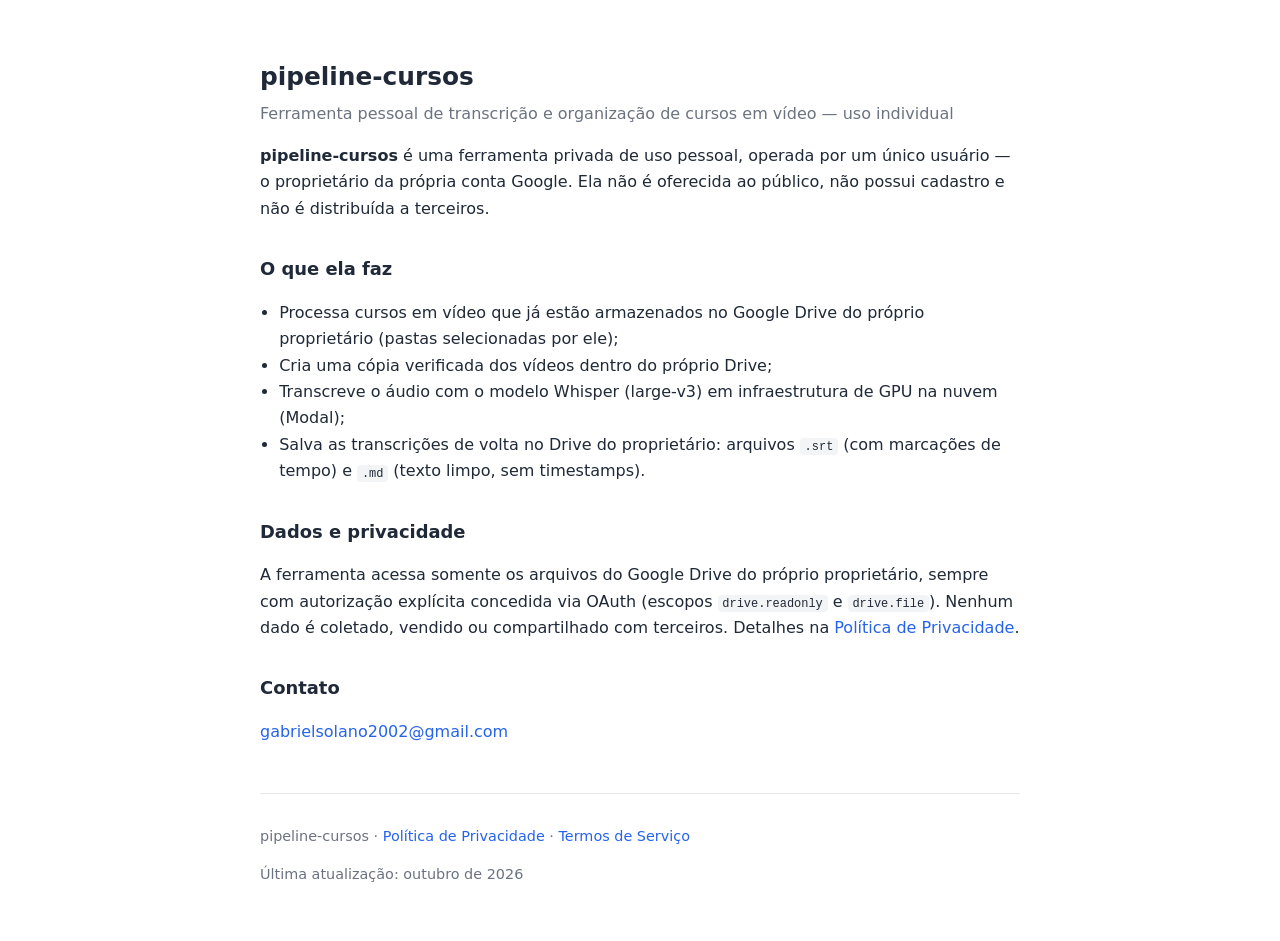
<file: index.html>
<!DOCTYPE html>
<html lang="pt-BR">
<head>
<meta charset="utf-8">
<meta name="viewport" content="width=device-width, initial-scale=1">
<title>pipeline-cursos — ferramenta pessoal de transcrição de cursos em vídeo</title>
<style>
  body{font-family:system-ui,-apple-system,'Segoe UI',Roboto,sans-serif;max-width:760px;margin:0 auto;padding:40px 20px;color:#1f2937;line-height:1.65}
  h1{font-size:1.55rem;margin-bottom:.2rem}
  .sub{color:#6b7280;margin-top:0}
  h2{font-size:1.12rem;margin-top:2rem}
  a{color:#2563eb;text-decoration:none}
  a:hover{text-decoration:underline}
  footer{margin-top:3rem;padding-top:1rem;border-top:1px solid #e5e7eb;color:#6b7280;font-size:.9rem}
  ul{padding-left:1.2rem}
  code{background:#f3f4f6;padding:.1rem .3rem;border-radius:4px;font-size:.92em}
</style>
</head>
<body>
<h1>pipeline-cursos</h1>
<p class="sub">Ferramenta pessoal de transcrição e organização de cursos em vídeo — uso individual</p>

<p><strong>pipeline-cursos</strong> é uma ferramenta privada de uso pessoal, operada por um único usuário — o proprietário da própria conta Google. Ela não é oferecida ao público, não possui cadastro e não é distribuída a terceiros.</p>

<h2>O que ela faz</h2>
<ul>
  <li>Processa cursos em vídeo que já estão armazenados no Google Drive do próprio proprietário (pastas selecionadas por ele);</li>
  <li>Cria uma cópia verificada dos vídeos dentro do próprio Drive;</li>
  <li>Transcreve o áudio com o modelo Whisper (large-v3) em infraestrutura de GPU na nuvem (Modal);</li>
  <li>Salva as transcrições de volta no Drive do proprietário: arquivos <code>.srt</code> (com marcações de tempo) e <code>.md</code> (texto limpo, sem timestamps).</li>
</ul>

<h2>Dados e privacidade</h2>
<p>A ferramenta acessa somente os arquivos do Google Drive do próprio proprietário, sempre com autorização explícita concedida via OAuth (escopos <code>drive.readonly</code> e <code>drive.file</code>). Nenhum dado é coletado, vendido ou compartilhado com terceiros. Detalhes na <a href="privacy.html">Política de Privacidade</a>.</p>

<h2>Contato</h2>
<p><a href="mailto:gabrielsolano2002@gmail.com">gabrielsolano2002@gmail.com</a></p>

<footer>
  <p>pipeline-cursos · <a href="privacy.html">Política de Privacidade</a> · <a href="terms.html">Termos de Serviço</a></p>
  <p>Última atualização: outubro de 2026</p>
</footer>
</body>
</html>
</file>
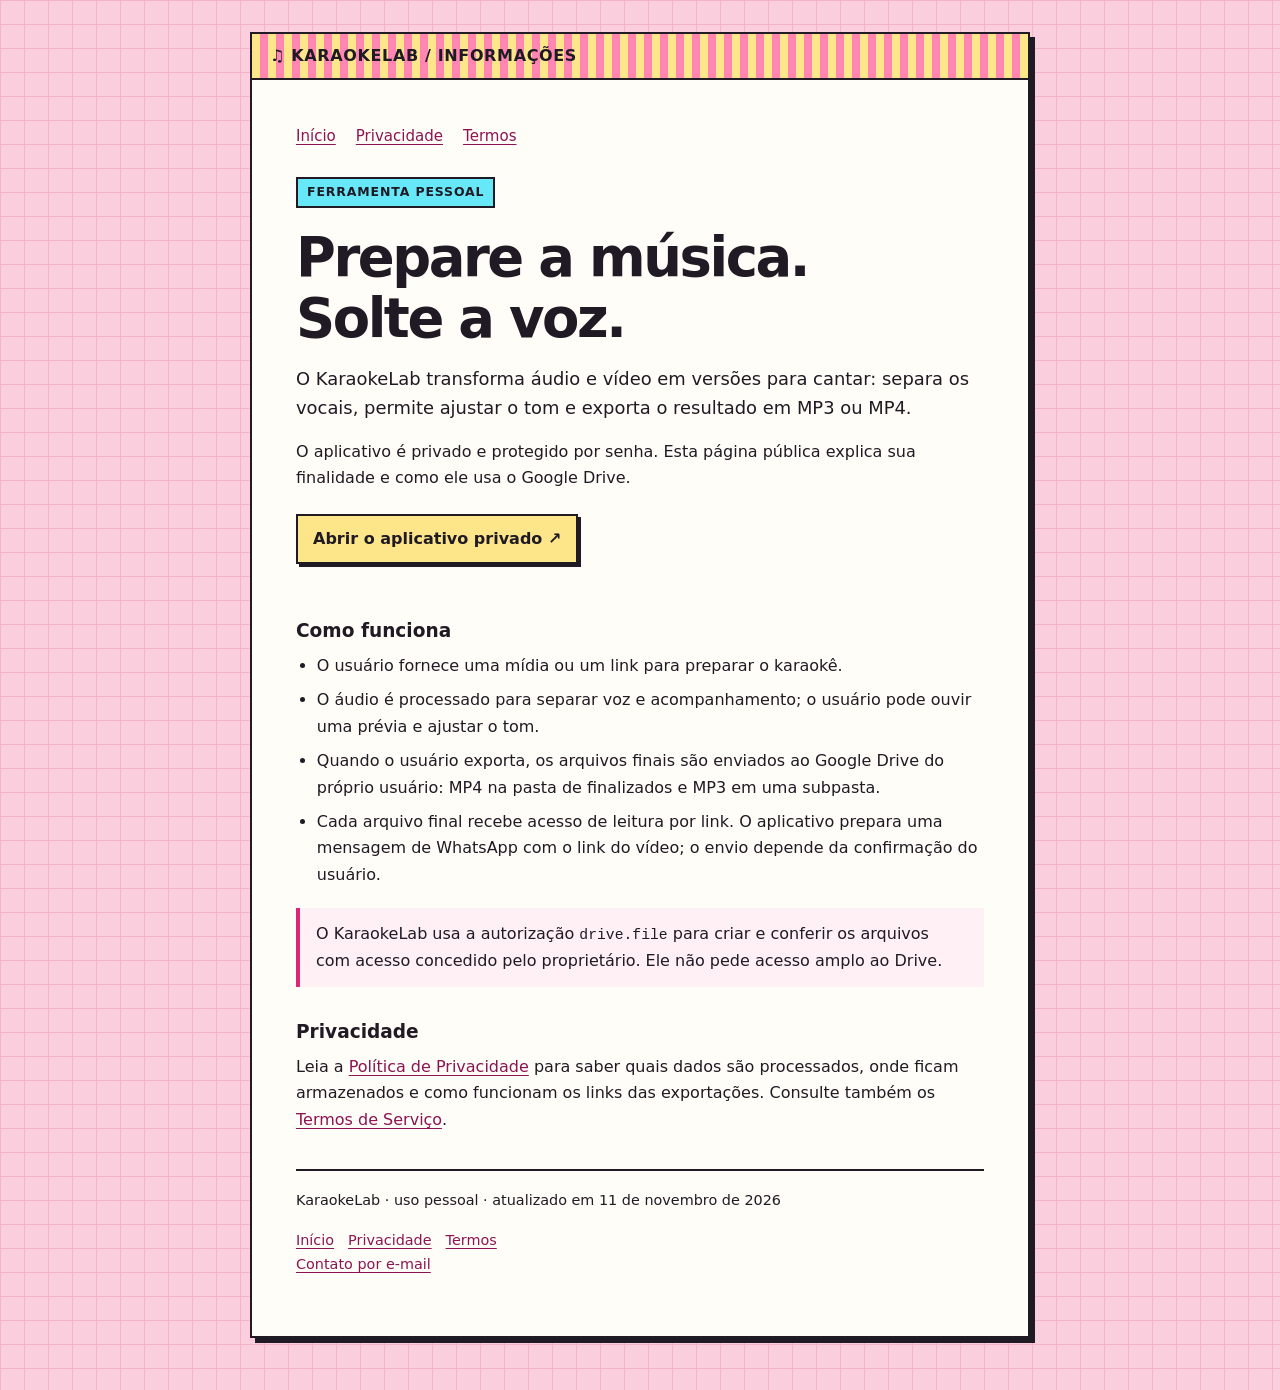
<file: karaokelab/index.html>
<!doctype html>
<html lang="pt-BR">
<head>
<meta charset="utf-8">
<meta name="viewport" content="width=device-width,initial-scale=1">
<meta name="description" content="Ferramenta pessoal para preparar karaokês e guardar exportações no Google Drive.">
<title>Início — KaraokeLab</title>
<link rel="stylesheet" href="style.css">
</head>
<body>
<div class="shell"><div class="window"><div class="bar">♫ KARAOKELAB / INFORMAÇÕES</div><main class="content">
<nav aria-label="Páginas do KaraokeLab"><a href="./">Início</a><a href="privacy.html">Privacidade</a><a href="terms.html">Termos</a></nav>
<span class="tag">Ferramenta pessoal</span>
<h1>Prepare a música.<br>Solte a voz.</h1>
<p class="lede">O KaraokeLab transforma áudio e vídeo em versões para cantar: separa os vocais, permite ajustar o tom e exporta o resultado em MP3 ou MP4.</p>
<p>O aplicativo é privado e protegido por senha. Esta página pública explica sua finalidade e como ele usa o Google Drive.</p>
<a class="button" href="https://gabrielsolano2002--karaokelab-web.us-east.modal.run/">Abrir o aplicativo privado ↗</a>
<h2>Como funciona</h2>
<ul>
<li>O usuário fornece uma mídia ou um link para preparar o karaokê.</li>
<li>O áudio é processado para separar voz e acompanhamento; o usuário pode ouvir uma prévia e ajustar o tom.</li>
<li>Quando o usuário exporta, os arquivos finais são enviados ao Google Drive do próprio usuário: MP4 na pasta de finalizados e MP3 em uma subpasta.</li>
<li>Cada arquivo final recebe acesso de leitura por link. O aplicativo prepara uma mensagem de WhatsApp com o link do vídeo; o envio depende da confirmação do usuário.</li>
</ul>
<p class="note">O KaraokeLab usa a autorização <code>drive.file</code> para criar e conferir os arquivos com acesso concedido pelo proprietário. Ele não pede acesso amplo ao Drive.</p>
<h2>Privacidade</h2>
<p>Leia a <a href="privacy.html">Política de Privacidade</a> para saber quais dados são processados, onde ficam armazenados e como funcionam os links das exportações. Consulte também os <a href="terms.html">Termos de Serviço</a>.</p><footer><p>KaraokeLab · uso pessoal · atualizado em 11 de novembro de 2026</p><a href="./">Início</a><a href="privacy.html">Privacidade</a><a href="terms.html">Termos</a><p><a href="mailto:gabrielsolano2002@gmail.com">Contato por e-mail</a></p></footer></main></div></div></body></html>
</file>
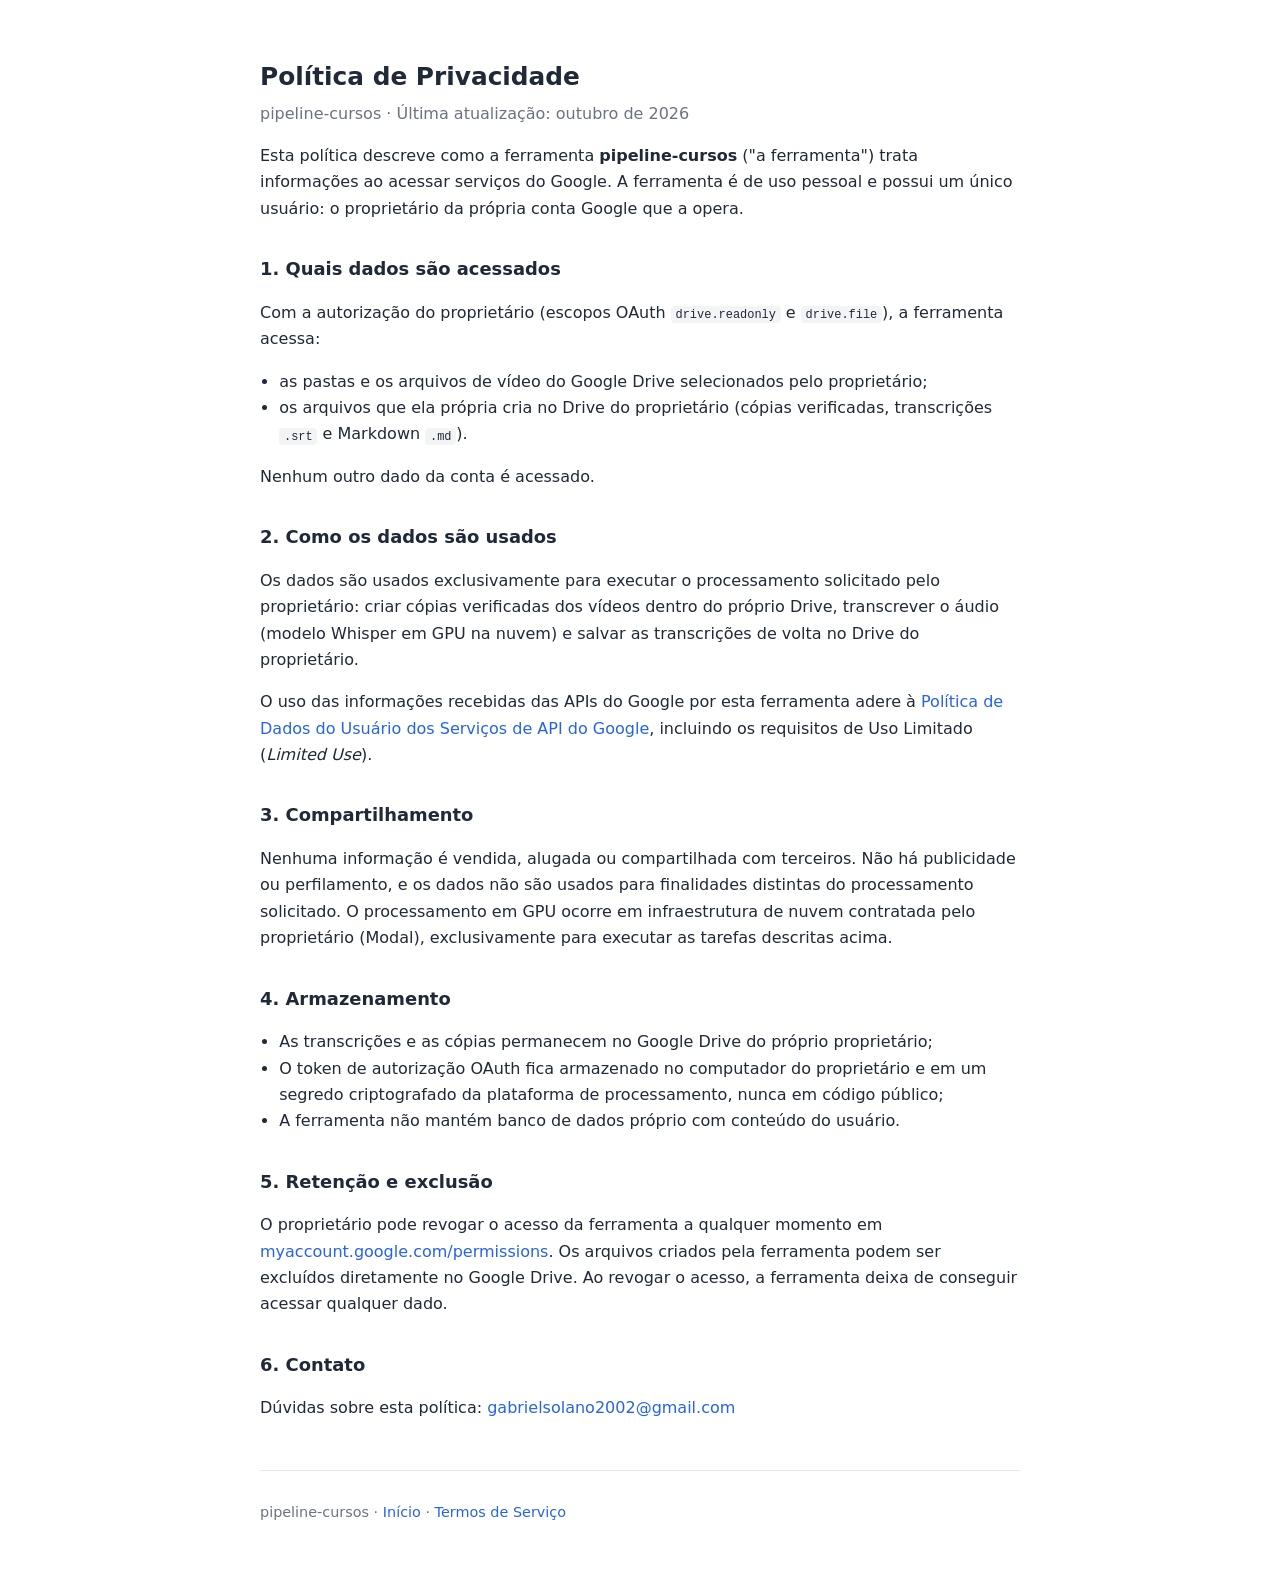
<file: privacy.html>
<!DOCTYPE html>
<html lang="pt-BR">
<head>
<meta charset="utf-8">
<meta name="viewport" content="width=device-width, initial-scale=1">
<title>Política de Privacidade — pipeline-cursos</title>
<style>
  body{font-family:system-ui,-apple-system,'Segoe UI',Roboto,sans-serif;max-width:760px;margin:0 auto;padding:40px 20px;color:#1f2937;line-height:1.65}
  h1{font-size:1.55rem;margin-bottom:.2rem}
  .sub{color:#6b7280;margin-top:0}
  h2{font-size:1.12rem;margin-top:2rem}
  a{color:#2563eb;text-decoration:none}
  a:hover{text-decoration:underline}
  footer{margin-top:3rem;padding-top:1rem;border-top:1px solid #e5e7eb;color:#6b7280;font-size:.9rem}
  ul{padding-left:1.2rem}
  code{background:#f3f4f6;padding:.1rem .3rem;border-radius:4px;font-size:.92em}
</style>
</head>
<body>
<h1>Política de Privacidade</h1>
<p class="sub">pipeline-cursos · Última atualização: outubro de 2026</p>

<p>Esta política descreve como a ferramenta <strong>pipeline-cursos</strong> ("a ferramenta") trata informações ao acessar serviços do Google. A ferramenta é de uso pessoal e possui um único usuário: o proprietário da própria conta Google que a opera.</p>

<h2>1. Quais dados são acessados</h2>
<p>Com a autorização do proprietário (escopos OAuth <code>drive.readonly</code> e <code>drive.file</code>), a ferramenta acessa:</p>
<ul>
  <li>as pastas e os arquivos de vídeo do Google Drive selecionados pelo proprietário;</li>
  <li>os arquivos que ela própria cria no Drive do proprietário (cópias verificadas, transcrições <code>.srt</code> e Markdown <code>.md</code>).</li>
</ul>
<p>Nenhum outro dado da conta é acessado.</p>

<h2>2. Como os dados são usados</h2>
<p>Os dados são usados exclusivamente para executar o processamento solicitado pelo proprietário: criar cópias verificadas dos vídeos dentro do próprio Drive, transcrever o áudio (modelo Whisper em GPU na nuvem) e salvar as transcrições de volta no Drive do proprietário.</p>
<p>O uso das informações recebidas das APIs do Google por esta ferramenta adere à <a href="https://developers.google.com/terms/api-services-user-data-policy" rel="noopener">Política de Dados do Usuário dos Serviços de API do Google</a>, incluindo os requisitos de Uso Limitado (<em>Limited Use</em>).</p>

<h2>3. Compartilhamento</h2>
<p>Nenhuma informação é vendida, alugada ou compartilhada com terceiros. Não há publicidade ou perfilamento, e os dados não são usados para finalidades distintas do processamento solicitado. O processamento em GPU ocorre em infraestrutura de nuvem contratada pelo proprietário (Modal), exclusivamente para executar as tarefas descritas acima.</p>

<h2>4. Armazenamento</h2>
<ul>
  <li>As transcrições e as cópias permanecem no Google Drive do próprio proprietário;</li>
  <li>O token de autorização OAuth fica armazenado no computador do proprietário e em um segredo criptografado da plataforma de processamento, nunca em código público;</li>
  <li>A ferramenta não mantém banco de dados próprio com conteúdo do usuário.</li>
</ul>

<h2>5. Retenção e exclusão</h2>
<p>O proprietário pode revogar o acesso da ferramenta a qualquer momento em <a href="https://myaccount.google.com/permissions" rel="noopener">myaccount.google.com/permissions</a>. Os arquivos criados pela ferramenta podem ser excluídos diretamente no Google Drive. Ao revogar o acesso, a ferramenta deixa de conseguir acessar qualquer dado.</p>

<h2>6. Contato</h2>
<p>Dúvidas sobre esta política: <a href="mailto:gabrielsolano2002@gmail.com">gabrielsolano2002@gmail.com</a></p>

<footer>
  <p>pipeline-cursos · <a href="index.html">Início</a> · <a href="terms.html">Termos de Serviço</a></p>
</footer>
</body>
</html>
</file>
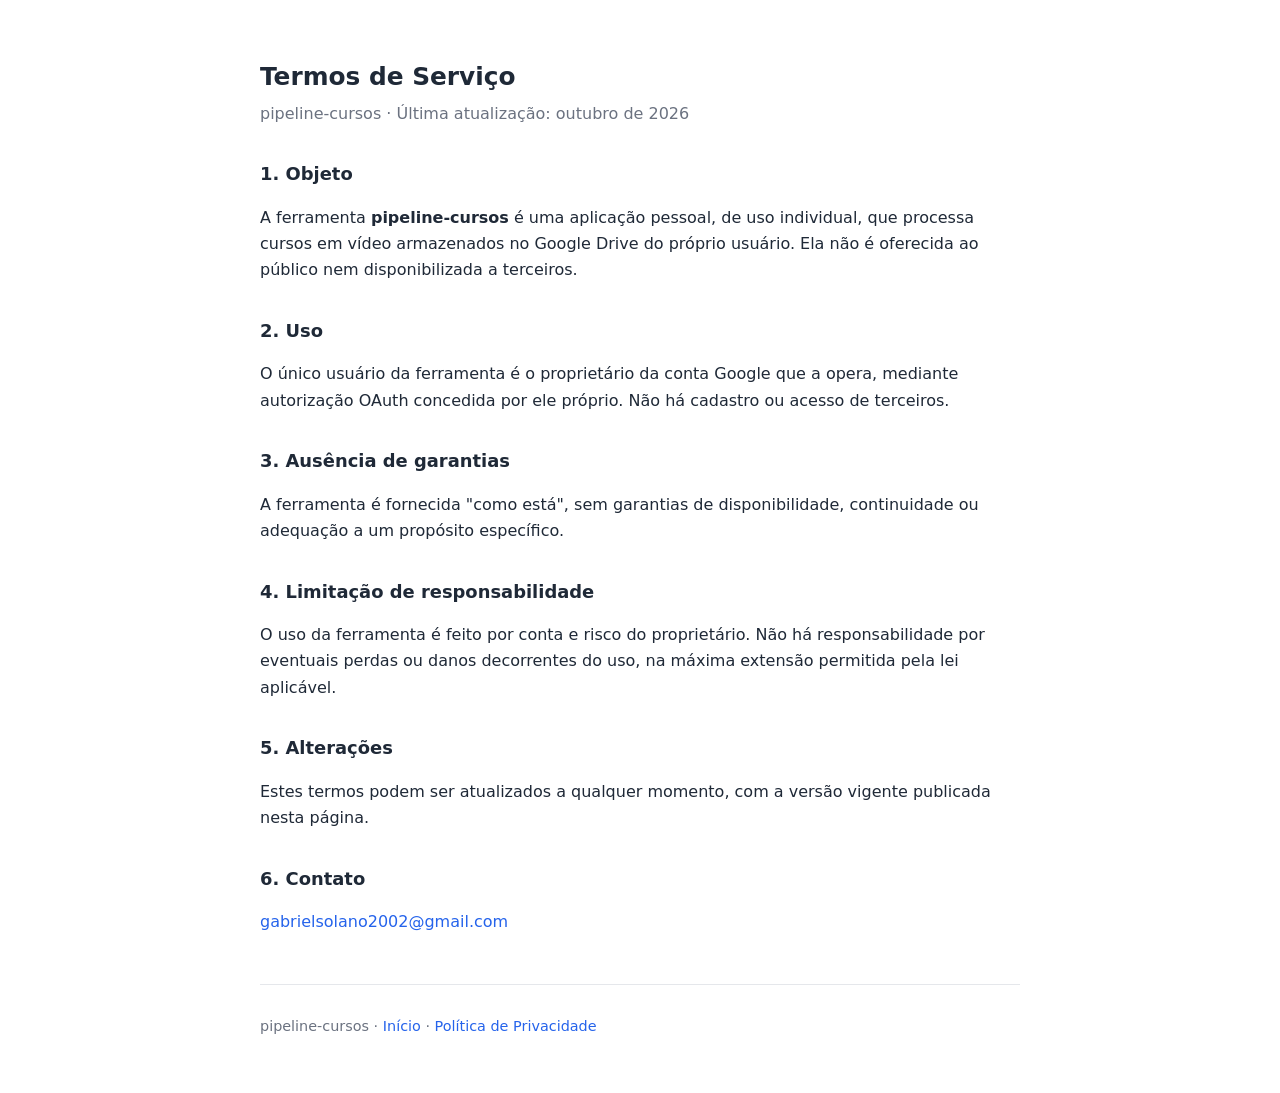
<file: terms.html>
<!DOCTYPE html>
<html lang="pt-BR">
<head>
<meta charset="utf-8">
<meta name="viewport" content="width=device-width, initial-scale=1">
<title>Termos de Serviço — pipeline-cursos</title>
<style>
  body{font-family:system-ui,-apple-system,'Segoe UI',Roboto,sans-serif;max-width:760px;margin:0 auto;padding:40px 20px;color:#1f2937;line-height:1.65}
  h1{font-size:1.55rem;margin-bottom:.2rem}
  .sub{color:#6b7280;margin-top:0}
  h2{font-size:1.12rem;margin-top:2rem}
  a{color:#2563eb;text-decoration:none}
  a:hover{text-decoration:underline}
  footer{margin-top:3rem;padding-top:1rem;border-top:1px solid #e5e7eb;color:#6b7280;font-size:.9rem}
</style>
</head>
<body>
<h1>Termos de Serviço</h1>
<p class="sub">pipeline-cursos · Última atualização: outubro de 2026</p>

<h2>1. Objeto</h2>
<p>A ferramenta <strong>pipeline-cursos</strong> é uma aplicação pessoal, de uso individual, que processa cursos em vídeo armazenados no Google Drive do próprio usuário. Ela não é oferecida ao público nem disponibilizada a terceiros.</p>

<h2>2. Uso</h2>
<p>O único usuário da ferramenta é o proprietário da conta Google que a opera, mediante autorização OAuth concedida por ele próprio. Não há cadastro ou acesso de terceiros.</p>

<h2>3. Ausência de garantias</h2>
<p>A ferramenta é fornecida "como está", sem garantias de disponibilidade, continuidade ou adequação a um propósito específico.</p>

<h2>4. Limitação de responsabilidade</h2>
<p>O uso da ferramenta é feito por conta e risco do proprietário. Não há responsabilidade por eventuais perdas ou danos decorrentes do uso, na máxima extensão permitida pela lei aplicável.</p>

<h2>5. Alterações</h2>
<p>Estes termos podem ser atualizados a qualquer momento, com a versão vigente publicada nesta página.</p>

<h2>6. Contato</h2>
<p><a href="mailto:gabrielsolano2002@gmail.com">gabrielsolano2002@gmail.com</a></p>

<footer>
  <p>pipeline-cursos · <a href="index.html">Início</a> · <a href="privacy.html">Política de Privacidade</a></p>
</footer>
</body>
</html>
</file>
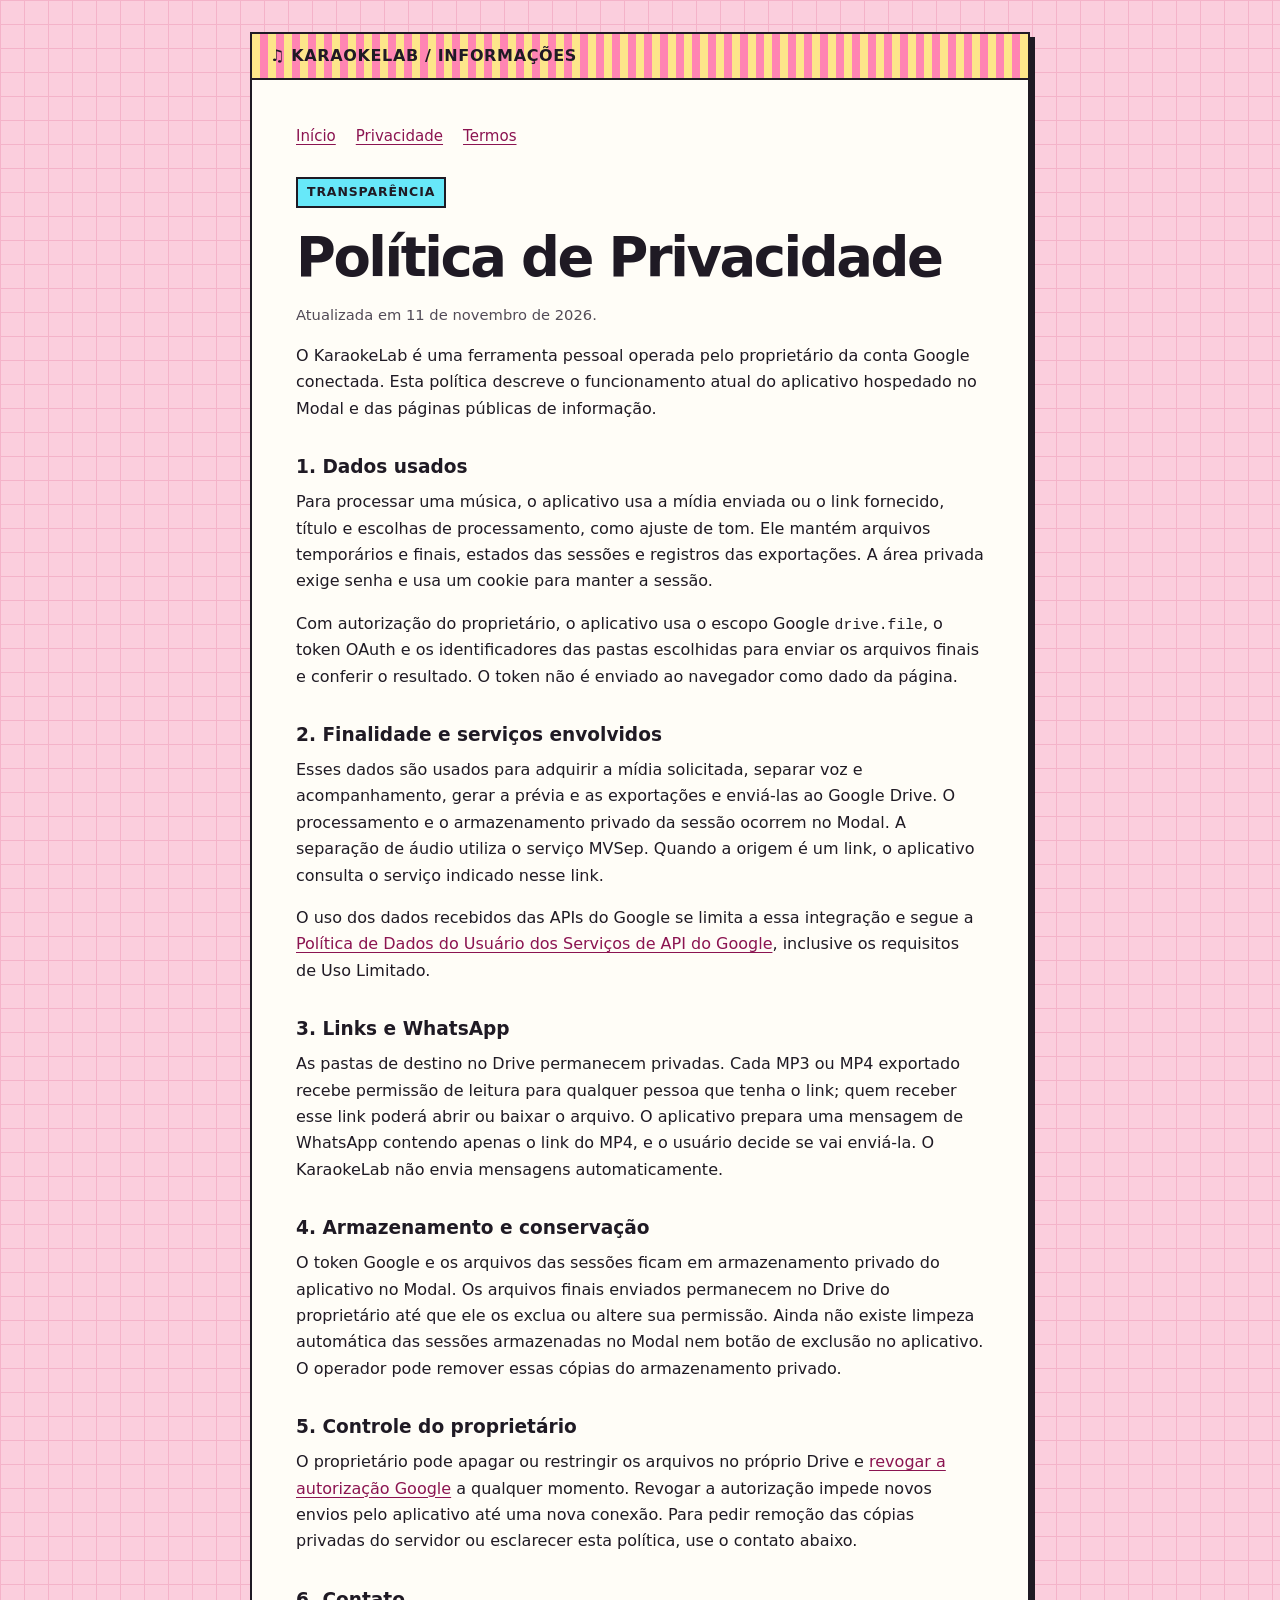
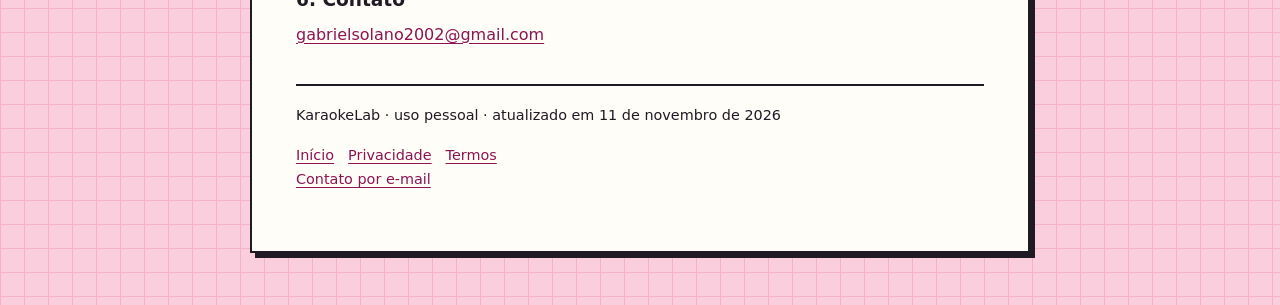
<file: karaokelab/privacy.html>
<!doctype html>
<html lang="pt-BR">
<head>
<meta charset="utf-8">
<meta name="viewport" content="width=device-width,initial-scale=1">
<meta name="description" content="Como o KaraokeLab processa mídias, usa o Google Drive e compartilha exportações por link.">
<title>Política de Privacidade — KaraokeLab</title>
<link rel="stylesheet" href="style.css">
</head>
<body>
<div class="shell"><div class="window"><div class="bar">♫ KARAOKELAB / INFORMAÇÕES</div><main class="content">
<nav aria-label="Páginas do KaraokeLab"><a href="./">Início</a><a href="privacy.html">Privacidade</a><a href="terms.html">Termos</a></nav>
<span class="tag">Transparência</span><h1>Política de Privacidade</h1>
<p class="muted">Atualizada em 11 de novembro de 2026.</p>
<p>O KaraokeLab é uma ferramenta pessoal operada pelo proprietário da conta Google conectada. Esta política descreve o funcionamento atual do aplicativo hospedado no Modal e das páginas públicas de informação.</p>
<h2>1. Dados usados</h2>
<p>Para processar uma música, o aplicativo usa a mídia enviada ou o link fornecido, título e escolhas de processamento, como ajuste de tom. Ele mantém arquivos temporários e finais, estados das sessões e registros das exportações. A área privada exige senha e usa um cookie para manter a sessão.</p>
<p>Com autorização do proprietário, o aplicativo usa o escopo Google <code>drive.file</code>, o token OAuth e os identificadores das pastas escolhidas para enviar os arquivos finais e conferir o resultado. O token não é enviado ao navegador como dado da página.</p>
<h2>2. Finalidade e serviços envolvidos</h2>
<p>Esses dados são usados para adquirir a mídia solicitada, separar voz e acompanhamento, gerar a prévia e as exportações e enviá-las ao Google Drive. O processamento e o armazenamento privado da sessão ocorrem no Modal. A separação de áudio utiliza o serviço MVSep. Quando a origem é um link, o aplicativo consulta o serviço indicado nesse link.</p>
<p>O uso dos dados recebidos das APIs do Google se limita a essa integração e segue a <a href="https://developers.google.com/terms/api-services-user-data-policy">Política de Dados do Usuário dos Serviços de API do Google</a>, inclusive os requisitos de Uso Limitado.</p>
<h2>3. Links e WhatsApp</h2>
<p>As pastas de destino no Drive permanecem privadas. Cada MP3 ou MP4 exportado recebe permissão de leitura para qualquer pessoa que tenha o link; quem receber esse link poderá abrir ou baixar o arquivo. O aplicativo prepara uma mensagem de WhatsApp contendo apenas o link do MP4, e o usuário decide se vai enviá-la. O KaraokeLab não envia mensagens automaticamente.</p>
<h2>4. Armazenamento e conservação</h2>
<p>O token Google e os arquivos das sessões ficam em armazenamento privado do aplicativo no Modal. Os arquivos finais enviados permanecem no Drive do proprietário até que ele os exclua ou altere sua permissão. Ainda não existe limpeza automática das sessões armazenadas no Modal nem botão de exclusão no aplicativo. O operador pode remover essas cópias do armazenamento privado.</p>
<h2>5. Controle do proprietário</h2>
<p>O proprietário pode apagar ou restringir os arquivos no próprio Drive e <a href="https://myaccount.google.com/permissions">revogar a autorização Google</a> a qualquer momento. Revogar a autorização impede novos envios pelo aplicativo até uma nova conexão. Para pedir remoção das cópias privadas do servidor ou esclarecer esta política, use o contato abaixo.</p>
<h2>6. Contato</h2>
<p><a href="mailto:gabrielsolano2002@gmail.com">gabrielsolano2002@gmail.com</a></p><footer><p>KaraokeLab · uso pessoal · atualizado em 11 de novembro de 2026</p><a href="./">Início</a><a href="privacy.html">Privacidade</a><a href="terms.html">Termos</a><p><a href="mailto:gabrielsolano2002@gmail.com">Contato por e-mail</a></p></footer></main></div></div></body></html>
</file>
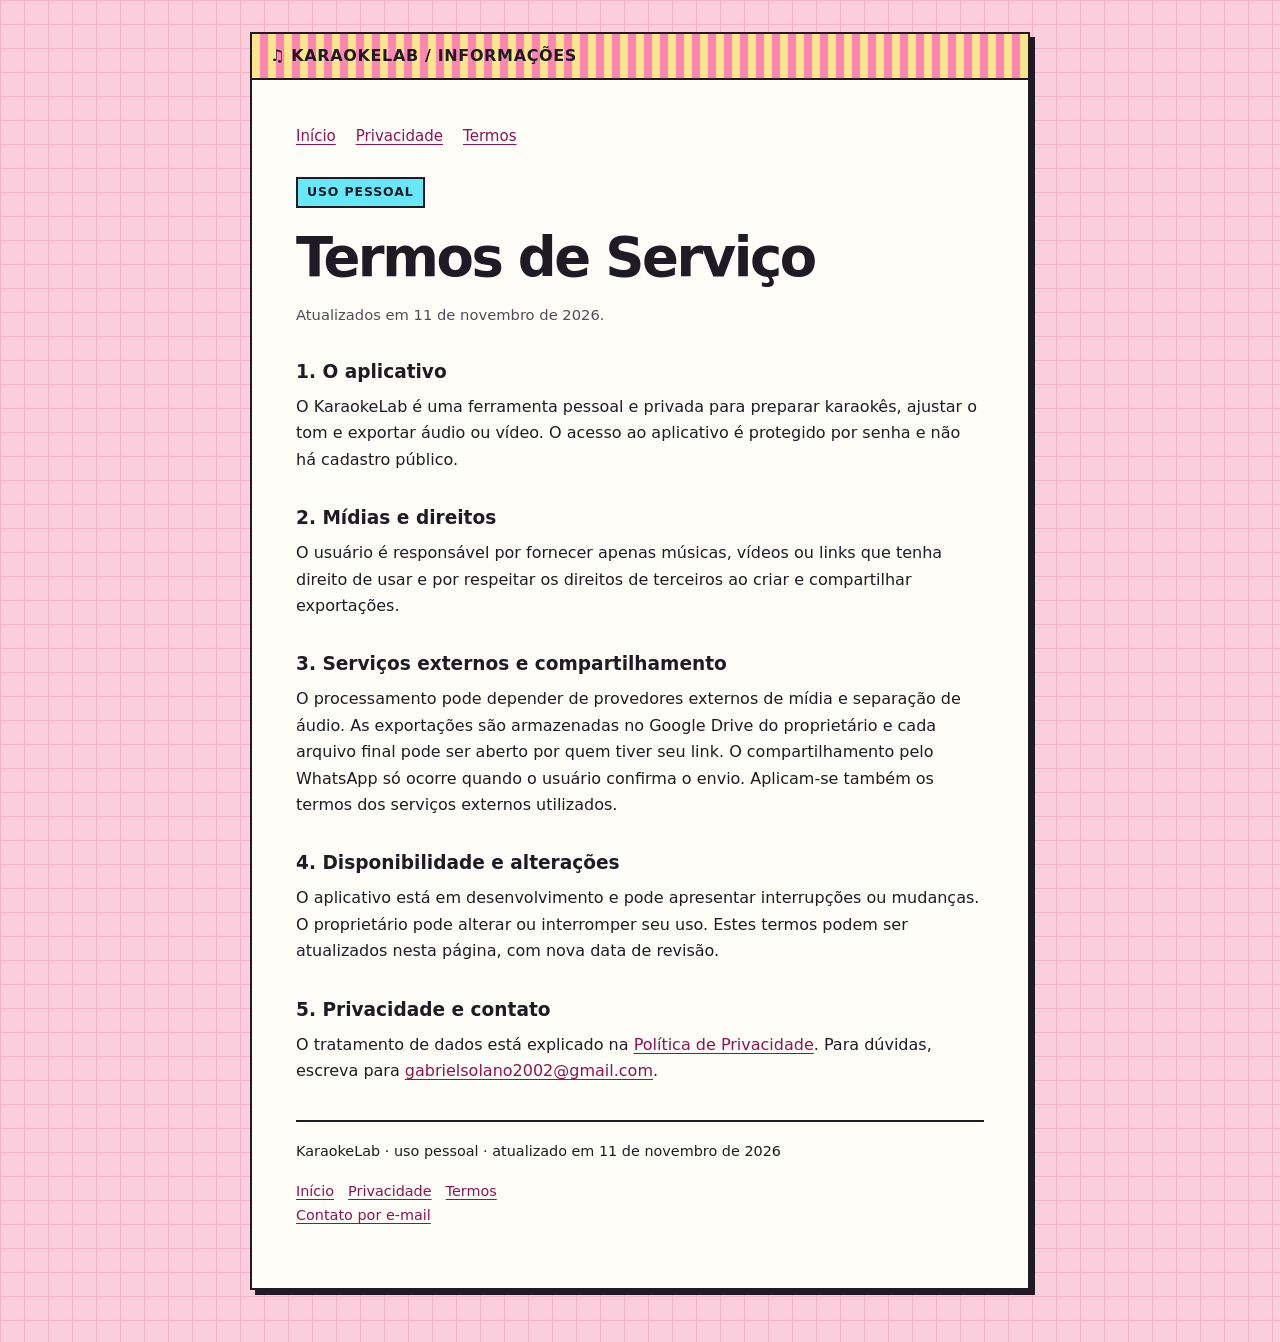
<file: karaokelab/terms.html>
<!doctype html>
<html lang="pt-BR">
<head>
<meta charset="utf-8">
<meta name="viewport" content="width=device-width,initial-scale=1">
<meta name="description" content="Condições de uso pessoal do KaraokeLab e responsabilidade pelas mídias fornecidas.">
<title>Termos de Serviço — KaraokeLab</title>
<link rel="stylesheet" href="style.css">
</head>
<body>
<div class="shell"><div class="window"><div class="bar">♫ KARAOKELAB / INFORMAÇÕES</div><main class="content">
<nav aria-label="Páginas do KaraokeLab"><a href="./">Início</a><a href="privacy.html">Privacidade</a><a href="terms.html">Termos</a></nav>
<span class="tag">Uso pessoal</span><h1>Termos de Serviço</h1>
<p class="muted">Atualizados em 11 de novembro de 2026.</p>
<h2>1. O aplicativo</h2>
<p>O KaraokeLab é uma ferramenta pessoal e privada para preparar karaokês, ajustar o tom e exportar áudio ou vídeo. O acesso ao aplicativo é protegido por senha e não há cadastro público.</p>
<h2>2. Mídias e direitos</h2>
<p>O usuário é responsável por fornecer apenas músicas, vídeos ou links que tenha direito de usar e por respeitar os direitos de terceiros ao criar e compartilhar exportações.</p>
<h2>3. Serviços externos e compartilhamento</h2>
<p>O processamento pode depender de provedores externos de mídia e separação de áudio. As exportações são armazenadas no Google Drive do proprietário e cada arquivo final pode ser aberto por quem tiver seu link. O compartilhamento pelo WhatsApp só ocorre quando o usuário confirma o envio. Aplicam-se também os termos dos serviços externos utilizados.</p>
<h2>4. Disponibilidade e alterações</h2>
<p>O aplicativo está em desenvolvimento e pode apresentar interrupções ou mudanças. O proprietário pode alterar ou interromper seu uso. Estes termos podem ser atualizados nesta página, com nova data de revisão.</p>
<h2>5. Privacidade e contato</h2>
<p>O tratamento de dados está explicado na <a href="privacy.html">Política de Privacidade</a>. Para dúvidas, escreva para <a href="mailto:gabrielsolano2002@gmail.com">gabrielsolano2002@gmail.com</a>.</p><footer><p>KaraokeLab · uso pessoal · atualizado em 11 de novembro de 2026</p><a href="./">Início</a><a href="privacy.html">Privacidade</a><a href="terms.html">Termos</a><p><a href="mailto:gabrielsolano2002@gmail.com">Contato por e-mail</a></p></footer></main></div></div></body></html>
</file>
<file: karaokelab/style.css>
:root{color-scheme:light;--ink:#1f1a24;--pink:#fbcedd;--line:#f4b3c9;--cream:#fffdf7;--yellow:#fde68a;--magenta:#db2777}
*{box-sizing:border-box}html{scroll-behavior:smooth}body{margin:0;color:var(--ink);font:16px/1.65 system-ui,-apple-system,"Segoe UI",sans-serif;background-color:var(--pink);background-image:linear-gradient(var(--line) 1px,transparent 1px),linear-gradient(90deg,var(--line) 1px,transparent 1px);background-size:24px 24px}a{color:#8b1451;text-underline-offset:3px}a:hover{color:#5d0c36}a:focus-visible{outline:3px solid var(--magenta);outline-offset:3px}.shell{width:min(100% - 32px,780px);margin:32px auto 52px}.window{background:var(--cream);border:2px solid var(--ink);box-shadow:5px 5px 0 var(--ink)}.bar{background:repeating-linear-gradient(90deg,var(--yellow) 0 8px,#ff85b3 8px 16px);border-bottom:2px solid var(--ink);padding:9px 18px;font-weight:900;letter-spacing:.04em}.content{padding:clamp(22px,5vw,44px)}nav{display:flex;flex-wrap:wrap;gap:8px 20px;margin-bottom:28px;font-size:.94rem}nav a[aria-current=page]{font-weight:800;text-decoration-thickness:2px}.tag{display:inline-block;border:2px solid var(--ink);background:#67e8f9;padding:3px 9px;font-size:.78rem;font-weight:900;letter-spacing:.07em;text-transform:uppercase}h1{font-size:clamp(2rem,7vw,3.4rem);line-height:1.12;margin:20px 0 14px;letter-spacing:-.045em}h2{font-size:1.16rem;line-height:1.35;margin:32px 0 10px}p{margin:0 0 16px}ul{padding-left:1.3rem;margin:0 0 18px}li{margin:0 0 8px}.lede{font-size:1.12rem;max-width:62ch}.button{display:inline-block;background:var(--yellow);border:2px solid var(--ink);box-shadow:3px 3px 0 var(--ink);padding:10px 15px;font-weight:800;text-decoration:none;color:var(--ink);margin:6px 0 22px}.button:hover{color:var(--ink);background:#fde047}.note{background:#fff0f5;border-left:4px solid var(--magenta);padding:13px 16px;margin:20px 0}.muted{color:#524b57;font-size:.92rem}footer{border-top:2px solid var(--ink);padding-top:18px;margin-top:36px;font-size:.9rem}footer a{margin-right:14px}code{font-size:.92em;overflow-wrap:anywhere}@media(max-width:520px){.shell{margin:16px auto 32px}.bar{padding:8px 12px}.content{padding:22px 18px}nav{gap:6px 14px}.button{display:block;text-align:center}}
</file>
